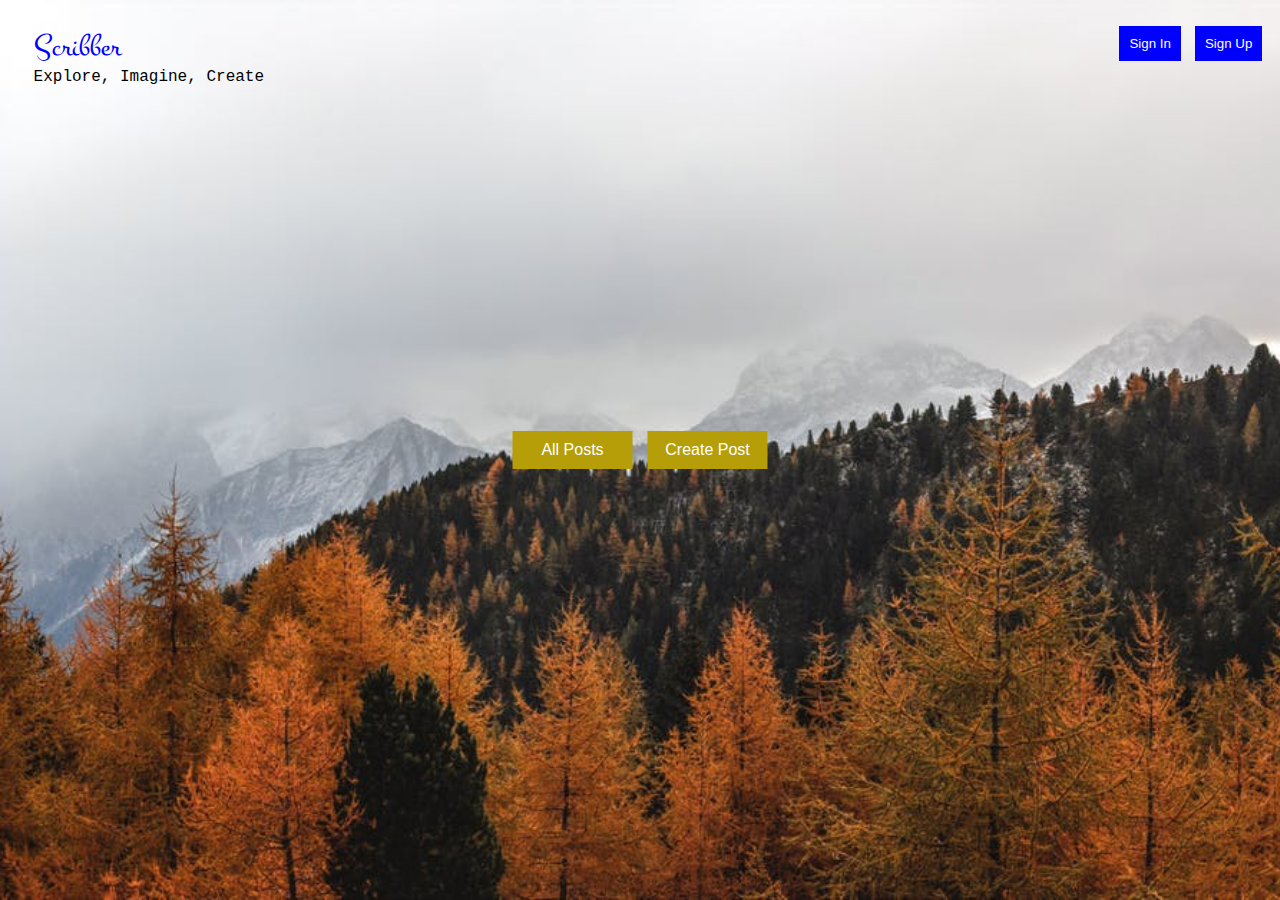
<file: Course+6+Project+Stub+-+Scribbler/index.html>
<!DOCTYPE html>
<html>

<head>
    <!-- TODO: Include Font Awesome file here -->
    <!-- TODO: Include Google Fonts file here -->
    <link rel="stylesheet" href="../Course+6+Project+Stub+-+Scribbler/style/common.css">

    <link rel="preconnect" href="https://fonts.googleapis.com">
    <link rel="preconnect" href="https://fonts.gstatic.com" crossorigin>
    <link href="https://fonts.googleapis.com/css2?family=Montez&display=swap" rel="stylesheet">
    <link href="https://fonts.googleapis.com/css2?family=Montez&family=Ubuntu+Mono&display=swap" rel="stylesheet">
    <script src="../Course+6+Project+Stub+-+Scribbler/script/common.js"></script>

</head>

<body id="bodyId">
    <!-- TODO: Include all your code for the header and home page here -->

    <div id="mainContainer">
        <div class="header">
            <div class="logInBtns">
                <p id="logo">Scribber</p>
                <p id="subhedding">Explore, Imagine, Create</p>
            </div>
            <div class="logo">
                <button class="header-btn" id="signIn" onclick="onClickSignIn()">Sign In</button>
                <button class="header-btn" id="signUp" onclick="onClickSignUp()">Sign Up</button>
            </div>

        </div>
    </div>

    <div class="mainPostContainer"  id="postsVisiblity">
        <div class="container">
            <div class="postBtns">
                <button class="post-btns" id="allPosts" onclick="openAllPosts()">All Posts</button>
                <button class="post-btns" id="createPosts" onclick="moveToCreatePost()">Create Post</button>
            </div>

        </div>
    </div>



    <div class="m1">
        <div class="modalPDiv" id="modalId">

        </div>
    </div>



    <div class="modal1" id="keyWs">
        <div class="modal2">
            <div class="container1">
                <div class="fist">
                    <label class="getStarted">Get Started</label>
                    <span id="cross" onclick="closePopUp()">x</span>
                </div>

                <form>
                    <label class="name">Name</label>
                    <input type="text" placeholder="Enter your name" required />
                    <label class="userName">Username</label>
                    <input type="text" placeholder="Enter your username" required>
                    <label class="name">Password</label>
                    <input type="password" placeholder="Enter your password" required>
                    <label class="confirmPassword">Confirm Password</label>
                    <input type="password" placeholder="Re enter your password" required>
                    <button type="submit" class="submit">Submit</button>
                </form>

            </div>
        </div>

    </div>

    <div class="modalSignIn" id="keyWsSignIn">
        <div class="modal2">
            <div class="container1">
                <div class="fist">
                    <label class="getStarted">Welcome back</label>
                    <span id="cross" onclick="closeSignInPopUp()">x</span>
                </div>

                <form>
                    <label class="userName">Username</label>
                    <input type="text" placeholder="Enter your username" required>
                    <label class="name">Password</label>
                    <input type="password" placeholder="Enter your password" required>
                    <button type="signIn" class="submit">Sign In</button>
                    <div class="notMemberParent">
                        <label id="notAMember">Not a member? <span id="signUpPopUpLink" onclick="openSignUpPopUp()">Sign
                                Up</span></label>
                    </div>

                </form>


            </div>
        </div>

    </div>

</body>

</html>
</file>
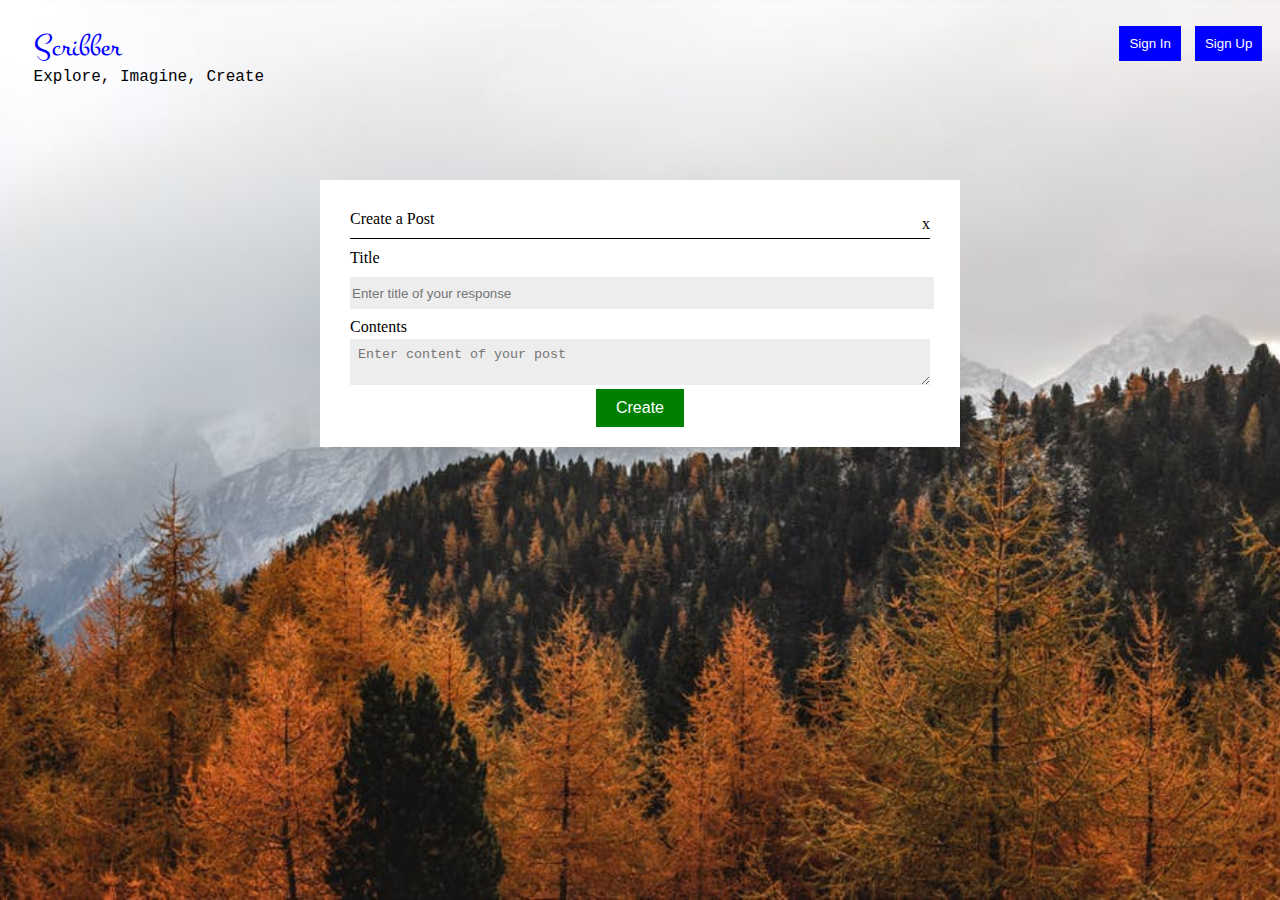
<file: Course+6+Project+Stub+-+Scribbler/html/bloglist.html>
<!DOCTYPE html>
<html lang="en">
<head>
    <meta charset="UTF-8">
    <meta name="viewport" content="width=device-width, initial-scale=1.0">
    <title>Document</title>
    <link rel="stylesheet" type="text/css"   href="../style/common.css">

    <link rel="preconnect" href="https://fonts.googleapis.com">
    <link rel="preconnect" href="https://fonts.gstatic.com" crossorigin>
    <link href="https://fonts.googleapis.com/css2?family=Montez&display=swap" rel="stylesheet">
    <link href="https://fonts.googleapis.com/css2?family=Montez&family=Ubuntu+Mono&display=swap" rel="stylesheet">
    <script src="../script/common.js"></script>
</head>
<body id="block-list-body" background="#FF0000">

    <div id="mainContainer">
        <div class="header">
            <div class="logInBtns">
                <p id="logo">Scribber</p>
                <p id="subhedding">Explore, Imagine, Create</p>
            </div>
            <div class="logo">
                <button class="header-btn" id="signIn" onclick="onClickSignIn()">Sign In</button>
                <button class="header-btn" id="signUp" onclick="onClickSignUp()">Sign Up</button>
            </div>

        </div>
    </div>

    <div class="main-model-create-post">
        <div class="modalCreatePost" id="keyWsCreatePost">
        <div class="modalCretPost">
            <div class="container1">
                <div class="fist">
                    <label class="getStarted">Create a Post</label>
                    <span id="cross" onclick="moveToHome()" >x</span>
                </div>
    
                <form id="create_post_id">
                    <label class="userName">Title</label>
                    <input type="text" placeholder="Enter title of your response" required>
                    <label class="name" id="post-title">Contents</label>
                    <!-- <input type="text" id="post-content" placeholder="Enter content of your post" required>    -->
                    <div>
                        <textarea type="text" id="post-content" placeholder="Enter content of your post" required></textarea>                   
                    </div>
                </form>
                <div class="closePost">
                    <button onclick="moveToHome()" id="closePostBtn">Create</button>
                </div>
                
    
        </div>
    </div>
    
    </div>
    </div>
    
    
</body>
</html>
</file>
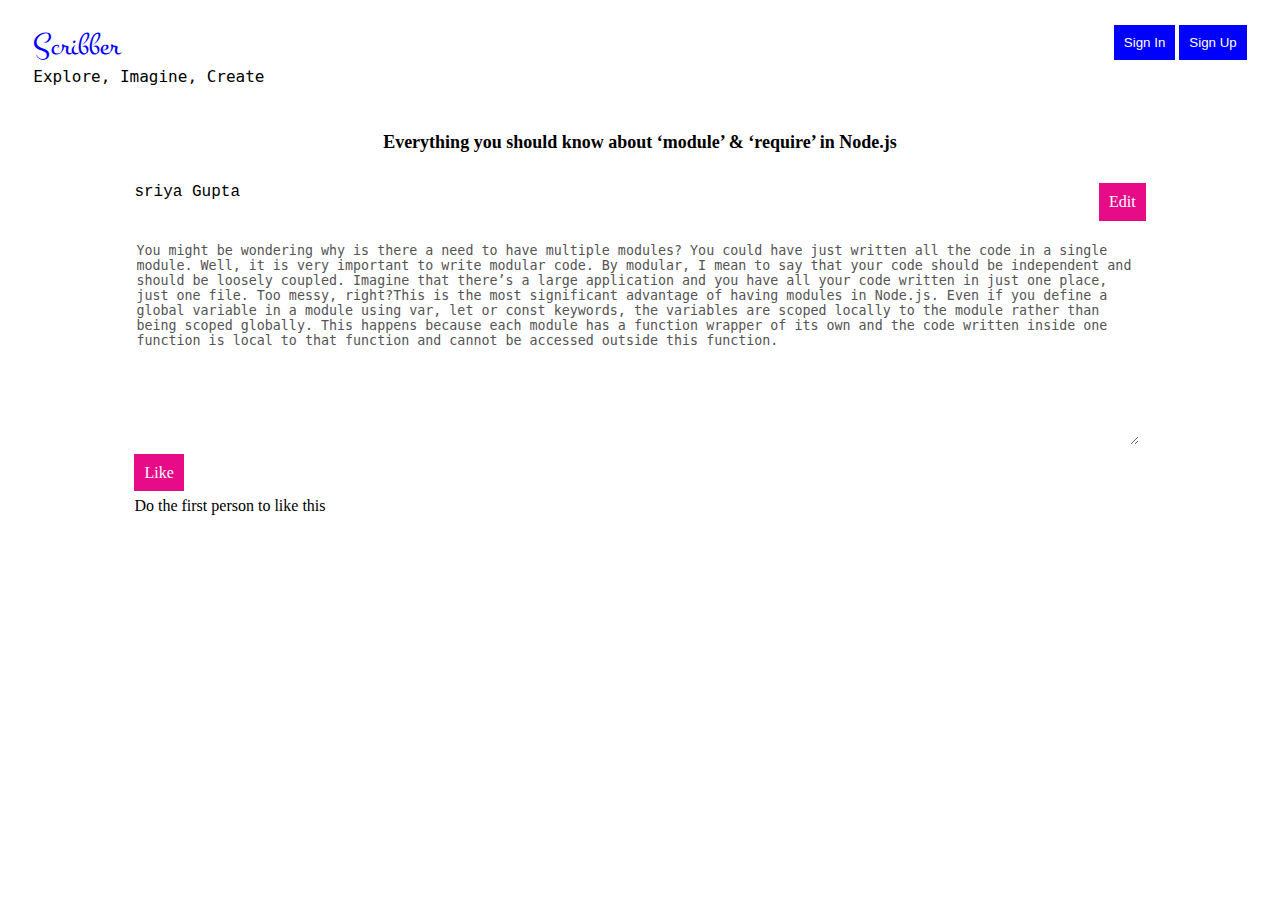
<file: Course+6+Project+Stub+-+Scribbler/html/post.html>
<!DOCTYPE html>
<html lang="en">
<head>
    <meta charset="UTF-8">
    <meta name="viewport" content="width=device-width, initial-scale=1.0">
    <title>Document</title>
    <link rel="stylesheet" href="../style/post.css">

    <link rel="preconnect" href="https://fonts.googleapis.com">
    <link rel="preconnect" href="https://fonts.gstatic.com" crossorigin>
    <link href="https://fonts.googleapis.com/css2?family=Montez&display=swap" rel="stylesheet">
    <link href="https://fonts.googleapis.com/css2?family=Montez&family=Ubuntu+Mono&display=swap" rel="stylesheet">
    <link rel="stylesheet" href="https://cdnjs.cloudflare.com/ajax/libs/font-awesome/6.4.2/css/all.min.css" integrity="sha512-z3gLpd7yknf1YoNbCzqRKc4qyor8gaKU1qmn+CShxbuBusANI9QpRohGBreCFkKxLhei6S9CQXFEbbKuqLg0DA==" crossorigin="anonymous" referrerpolicy="no-referrer" />

    <script src="../script/post.js"></script>
</head>
<body>
    <div id="mainContainer">
        <div class="header">
            <div class="logInBtns">
                <p id="logo">Scribber</p>
                <p id="subhedding">Explore, Imagine, Create</p>
            </div>
            <div class="logo">
                <button class="header-btn" id="signIn" onclick="onClickSignIn()">Sign In</button>
                <button class="header-btn" id="signUp" onclick="onClickSignUp()">Sign Up</button>
            </div>

        </div>
    </div>

    <div class="post-main-container" >
        <div id="post-detail-container">
            <div id="title-div">
                <label id="post-title">Everything you should know about ‘module’ & ‘require’ in Node.js</label>
            </div>
            
            <div id="post-user-edit">
                <label id="userName">sriya Gupta</label>
                <div id="edit-container" onclick="onClickOfEdit()">
                    <label id="edit">Edit  <i class="fa-regular fa-pen-to-square" id="edit-ic"></i></label>
                </div>
            </div>
            <div id="post-detals">
                
                <div id="post-content">
                    <textarea id="content-post" disabled>You might be wondering why is there a need to have multiple modules? You could have just written all the code in a single module. Well, it is very important to write modular code. By modular, I mean to say that your code should be independent and should be loosely coupled. Imagine that there’s a large application and you have all your code written in just one place, just one file. Too messy, right?This is the most significant advantage of having modules in Node.js. Even if you define a global variable in a module using var, let or const keywords, the variables are scoped locally to the module rather than being scoped globally. This happens because each module has a function wrapper of its own and the code written inside one function is local to that function and cannot be accessed outside this function.
                    </textarea>
                </div>
                <div id="post-like" onclick="onClickOfLike()">
                    <div>
                        <label id="post-like-label" ><i class="fa-regular fa-thumbs-up" id="like-ic"></i> Like</label><br>
                        <div id="like-count">Do the first person to like this</div>
                    </div>
                </div>
            </div>
        </div>
    </div>

</body>
</html>
</file>
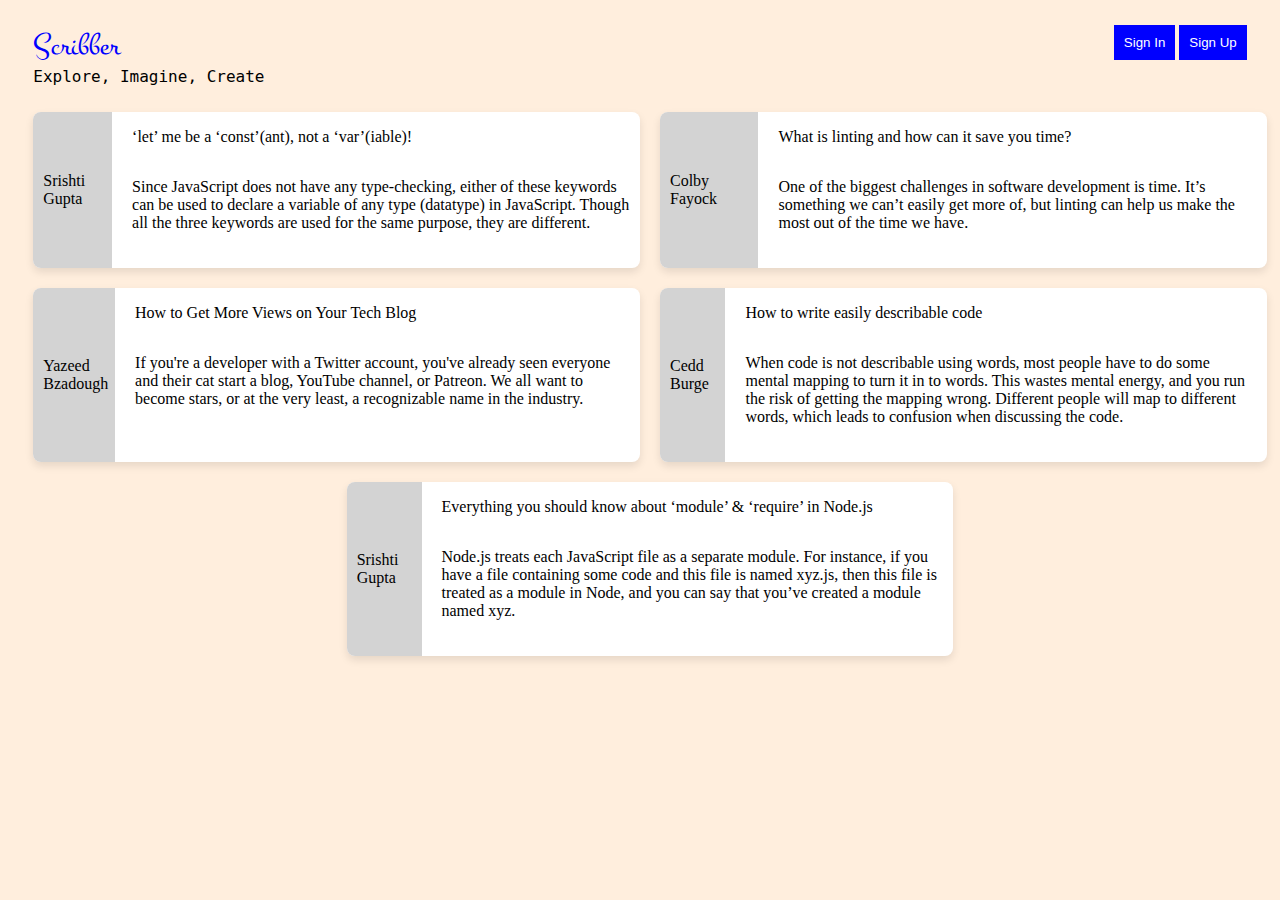
<file: Course+6+Project+Stub+-+Scribbler/html/postslist.html>
<!DOCTYPE html>
<html>

<head>
    <!-- TODO: Include Font Awesome file here -->
    <!-- TODO: Include Google Fonts file here -->
    <link rel="stylesheet" type="text/css"   href="../style/postslist.css">
    <!-- <link rel="stylesheet" href="https://cdnjs.cloudflare.com/ajax/libs/font-awesome/4.7.0/css/font-awesome.min.css"> -->
    <!-- <link rel="stylesheet" href="https://cdnjs.cloudflare.com/ajax/libs/font-awesome/5.15.3/css/all.min.css"> -->
    <link rel="stylesheet" href="https://cdnjs.cloudflare.com/ajax/libs/font-awesome/6.4.2/css/all.min.css" integrity="sha512-z3gLpd7yknf1YoNbCzqRKc4qyor8gaKU1qmn+CShxbuBusANI9QpRohGBreCFkKxLhei6S9CQXFEbbKuqLg0DA==" crossorigin="anonymous" referrerpolicy="no-referrer" />

    <link rel="preconnect" href="https://fonts.googleapis.com">
    <link rel="preconnect" href="https://fonts.gstatic.com" crossorigin>
    <link href="https://fonts.googleapis.com/css2?family=Montez&display=swap" rel="stylesheet">
    <link href="https://fonts.googleapis.com/css2?family=Montez&family=Ubuntu+Mono&display=swap" rel="stylesheet">
    <script src="../script/postslist.js"></script>
</head>

<body>
    <!-- TODO: Include code for header here -->

    <!-- ATTENTION: The HTML code for the list of posts has been given to you. You can feel free to add/delete/modify this code. You need to write the proper CSS and JavaScript code corresponding to this page so that the result looks like the screenshots given to you in the Project Statement. -->

    <!-- list of all posts starts here -->

    <div id="mainContainer">
        <div class="header">
            <div class="logInBtns">
                <p id="logo">Scribber</p>
                <p id="subhedding">Explore, Imagine, Create</p>
            </div>
            <div class="logo">
                <button class="header-btn" id="signIn" onclick="onClickSignIn()">Sign In</button>
                <button class="header-btn" id="signUp" onclick="onClickSignUp()">Sign Up</button>
            </div>

        </div>
    </div>
    <div class="main-container-posts-list" id="cardContainer">

        <!-- post 1 starts here -->
        <div class="card">
            <div class="posted-user-name">
                <p class="post-user-name">Srishti Gupta</p>
            </div>

            <div  class="content">
                <div class="content-delete">
                    <p>‘let’ me be a ‘const’(ant), not a ‘var’(iable)!</p>
                    <span class="trash" onclick="onClickTrash(this)">
                        <!-- TODO: Include Font Awesome icon for delete icon here -->
                        <i class="fa-solid fa-trash-can"></i>
                    </span>
                </div>
                <p id="post-content">Since JavaScript does not have any type-checking, either of these keywords can be used to declare a variable of any type (datatype) in JavaScript. Though all the three keywords are used for the same purpose, they are different.</p>
                <span  class="more-content">
                    <!-- TODO: Include Font Awesome icon for horizontal ellipsis icon here -->
                    <i class="fa-solid fa-ellipsis"  onclick="openPostPage()"></i>
                </span>
            </div>
        </div>
        <!-- post 1 ends here -->

        <!-- post 2 starts here -->
        <div class="card">
            <div class="posted-user-name">
                <p  class="post-user-name">Colby Fayock</p>
            </div>

            <div  class="content">
                <div class="content-delete">
                    <p>What is linting and how can it save you time?</p>
                    <span class="trash" onclick="onClickTrash(this)">
                        <i class="fa-solid fa-trash-can"></i>
                        <!-- TODO: Include Font Awesome icon for delete icon here -->
                    </span>
                </div>
                <p>One of the biggest challenges in software development is time. It’s something we can’t easily get more of, but linting can help us make the most out of the time we have.</p>
                <span class="more-content">
                    <!-- TODO: Include Font Awesome icon for horizontal ellipsis icon here -->
                    <i class="fa-solid fa-ellipsis" onclick="openPostPage()"></i>
                </span>
            </div>
        </div>
        <!-- post 2 ends here -->

        <!-- post 3 starts here -->
        <div class="card">
            <div class="posted-user-name">
                <p class="post-user-name">Yazeed Bzadough</p>
            </div>

            <div class="content">
                <div class="content-delete">
                    <p>How to Get More Views on Your Tech Blog</p>
                    <span class="trash" onclick="onClickTrash(this)">
                        <i class="fa-solid fa-trash-can"></i>
                        <!-- TODO: Include Font Awesome icon for delete icon here -->
                    </span>
                </div>
                <p>If you're a developer with a Twitter account, you've already seen everyone and their cat start a blog, YouTube channel, or Patreon. We all want to become stars, or at the very least, a recognizable name in the industry.</p>
                <span  class="more-content">
                    
                    <!-- TODO: Include Font Awesome icon for horizontal ellipsis icon here -->
                    <i class="fa-solid fa-ellipsis" onclick="openPostPage()"></i>
                </span>
            </div>
        </div>
        <!-- post 3 ends here -->

        <!-- post 4 starts here -->
        <div class="card">
            <div class="posted-user-name">
                <p class="post-user-name">Cedd Burge</p>
            </div>

            <div class="content">
                <div class="content-delete">
                    <p>How to write easily describable code</p>
                    <span class="trash" onclick="onClickTrash(this)">
                        <!-- TODO: Include Font Awesome icon for delete icon here -->
                        <i class="fa-solid fa-trash-can"></i>
                    </span>
                </div>
                <p>When code is not describable using words, most people have to do some mental mapping to turn it in to words. This wastes mental energy, and you run the risk of getting the mapping wrong. Different people will map to different words, which
                    leads to confusion when discussing the code.</p>
                <span  class="more-content">
                    <i class="fa-solid fa-ellipsis"  onclick="openPostPage()"></i>
                    <!-- TODO: Include Font Awesome icon for horizontal ellipsis icon here -->

                </span>
            </div>
        </div>
        <!-- post 4 ends here -->

        <!-- post 5 starts here -->
        <div class="card">
            <div class="posted-user-name">
                <p class="post-user-name">Srishti Gupta</p>
            </div>

            <div class="content">
                <div class="content-delete">
                    <p>Everything you should know about ‘module’ & ‘require’ in Node.js</p>
                    <span class="trash" onclick="onClickTrash(this)">
                        <!-- TODO: Include Font Awesome icon for delete icon here -->
                        <i class="fa-solid fa-trash-can"></i>

                    </span>
                </div>
                <p>Node.js treats each JavaScript file as a separate module. For instance, if you have a file containing some code and this file is named xyz.js, then this file is treated as a module in Node, and you can say that you’ve created a module
                    named xyz.</p>
                <span  class="more-content">
                    <!-- TODO: Include Font Awesome icon for horizontal ellipsis icon here -->
                    <i class="fa-solid fa-ellipsis"  onclick="openPostPage()"></i>
                </span>
            </div>
        </div>
        <!-- post 5 ends here -->

        <!-- TODO: Write code for delete post modal here -->

    </div>
    <!-- list of all posts ends here -->
    <div id="overlay"></div>

    <div id="modal">
        <div class="modal2">
            <div class="container1">
                <p id="deleteText">Are you sure you want to delete this post</p>
                <div id="yes-no">
                    <button class="trash-button" id="yes" onclick="onClickYes()">Yes</button>
                    <button class="trash-button" id="no" onclick="onClickNo()">No</button>
                </div>

            </div>
        </div>

    </div>
</body>

</html>
</file>
<file: Course+6+Project+Stub+-+Scribbler/style/common.css>
.header{
    display: flex;
    flex-direction: row;
    justify-content: space-between;
    margin: 1%;
    padding: 1%;
}

.header-btn{
    border: none;
    background-color: blue;
    padding: 10px;
    color: white;
}

#signUp{
    margin-left: 10px;
}

body{
    width: 100%;
    height: 100%;
    background-image: url(../images/background.jpg);
    background-size: cover; 
    background-repeat: no-repeat;
    background-attachment: fixed;
}

#block-list-body{
    background-color: rgb(155, 154, 154);
}

#logo{
    font-family: 'Montez', cursive; 
    color: blue;
    font-size: xx-large;
    padding: 0;
    margin: 0;
}

#subhedding{
    font-family: 'Ubuntu Mono', monospace;
    color: black;
    font-size: medium;
    padding: 0;
    margin: 0;
}

/* .container{
    height: 100%;
    display: relative;
    top: 50%;
    left: 50%;
    transform: -50% -50%;
    display: flex;
    flex-direction: row;
    justify-content: center;
    align-items: center;
    
} */

.postBtns{
    /* display: relative;
    top: 50%;
    left: 50%;
    transform: -50% -50%;
    align-items: center; */
    display: flex;
    flex-direction: row;
    justify-content: center;
    align-items: center;
   
    
}

#keyWsCreatePost{
    width: 50%;
    height: 60%;
}



.mainPostContainer, .modalCreatePost{
  
    position: absolute;
    top: 50%;
    left: 50%;
    translate: -50% -50%;

}

.modalPDiv{
    display: flex;
    flex-direction: row;
    align-items: center;
    justify-items: center;
    align-self: center;
    
}

/* .modal{
    display: flex;
    flex-direction: row;
    align-items: center;
    justify-content: center;
    
} */

.modalPDiv {
    display: none; /* Hidden by default */
    flex-direction: column;
    align-items: center;
    justify-content: center;
    z-index: 1; /* Sit on top */
    left: 0;
    top: 0;
    width: 30%;
    overflow: auto; /* Enable scroll if needed */
    background-color: rgb(0,0,0); /* Fallback color */
    background-color: rgba(0,0,0,0.1); /* Black w/ opacity */
  }

  .modal{
    display: flex;
    flex-direction: column;
    padding: 20px;
  }

.post-btns{
    border: none;
    background-color: rgb(181, 158, 8);
    padding: 10px;
    font-size: 16px;
    margin: 5px;
    width: 120px;
    color: white;
}

.m1{
    width: 100%;
    height: 100%;
    display: flex;
    flex-direction: row;
    justify-content: center;
    align-items: center;
    
}

#createPosts{
    margin-left: 10px;
}

label{
    padding-top: 10px;
    padding-bottom: 5px;
}

.submit{
    margin-top: 10px;
    padding: 10px;
    width: 100%;
    background-color: green;
    color: white;
}
.modal1{
   
    width: 100%;
    height: 100%;
    display: none;
    flex-direction: row;
    justify-content: center;
    align-content: center;
    z-index: 1;
}

.modalSignIn{
   
    width: 100%;
    height: 100%;
    display: none;
    flex-direction: row;
    justify-content: center;
    align-content: center;
    z-index: 1;
}

.modal2{
    background-color: white;
    width: 30%;
    display: flex;
    flex-direction: column;
    justify-content: center;
    align-content: center;
   
}

.container1{
    background-color: white;
    display: flex;
    padding: 20px 30px;
    flex-direction: column;
    justify-content: center;
    align-content: center;
   
}


.modalCretPost{
    background-color: white;
    width: 100%;
    display: flex;
    flex-direction: column;
    justify-content: center;
    align-content: center;
   
}
input{
    
    width: 100%;
    height: 30px;
    background-color: rgb(237,237,237);
    border: none;
    margin-top: 5px;
    margin-bottom: 10px;
    
}

.fist {
    border-bottom: 1px solid #000;
    padding-bottom: 5px;
    display: flex;
    justify-content: space-between;

  }

  #cross{
    align-self: self-end;
    padding: 10dp;
    cursor: pointer;
  }

  #notAMember{
    align-items: center;
  }

  .notMemberParent{
    display: flex;
    flex-direction: row;
    justify-content: center;
    align-content: center;
    align-items: center;
  }

  #signUpPopUpLink{
    color: blue;
    cursor: pointer;
  }

  .main-model-create-post{
    width: 100%;
    height: 100%;
    background-color: red;
  }

  #post-title{
    margin-top: 30px;
    margin-bottom: 10px;
    position: fixed;
  }

  #post-content{
    width: 100%;
    padding: 8px;
    margin-top: 20px;
    min-height: 30%;
    box-sizing: border-box;
    resize: vertical;
    background-color: rgb(237,237,237);
    border: none;
    outline: none;
  }

  .closePost{
    display: flex;
    flex-direction: row;
    align-items: center;
    justify-content: center;
  }

  #closePostBtn{
    padding: 10px 20px;
    background-color: green;
    color: white;
    cursor: pointer;
    border: none;
    font-size: medium;
  }

  #create_post_id{
    display: flex;
    flex-direction: column;
    justify-content: center;
  }
</file>
<file: Course+6+Project+Stub+-+Scribbler/style/post.css>
.header{
    display: flex;
    flex-direction: row;
    justify-content: space-between;
    margin: 1%;
    padding: 1%;
}

.header-btn{
    border: none;
    background-color: blue;
    padding: 10px;
    color: white;
}
#logo{
    font-family: 'Montez', cursive; 
    color: blue;
    font-size: xx-large;
    padding: 0;
    margin: 0;
}

#subhedding{
    font-family: 'Ubuntu Mono', monospace;
    color: black;
    font-size: medium;
    padding: 0;
    margin: 0;
}

#post-detail-container{
    display: flex;
    flex-direction: column;
    justify-content: center;
    align-items: center;
}

#post-user-edit{
    width: 80%;
    margin: 10px 0px;
    display: flex;
    flex-direction: row;
    justify-content: space-between;
}

#post-detals{
    width: 80%;

}

#post-title{
    color: black;
    font-family: 'Arial Narrow Bold';
    padding: 20px;
}

#post-content{
    width: 100%;
}

#content-post{
    width: 99%;
    height: 200px;
    border: none;
    margin-top: 10px;
    margin-right: 10px;
}

#userName{
    font-size: medium;
    font-family: 'Courier New', Courier, monospace;
}


#edit-container, #post-like-label{
    padding: 10px;
    background-color: rgb(232, 11, 136);
    color: white;
}

#like-count{
    padding-top: 15px;
}

#title-div{
    width: 80%;
    text-align: center;
    padding: 20px 0px;
    font-weight: bold;
    font-size: large;
}

[contenteditable="true"] {
    outline: none; 
}

textarea {
    outline: none; 
    background-color: white;
   /* // resize: none;  */
}

#post-like{
    margin-top: 15px;
}
</file>
<file: Course+6+Project+Stub+-+Scribbler/style/postslist.css>
body{
    background-color: #ffeedd;
}

.header{
    display: flex;
    flex-direction: row;
    justify-content: space-between;
    margin: 1%;
    padding: 1%;
}

.header-btn{
    border: none;
    background-color: blue;
    padding: 10px;
    color: white;
}
#logo{
    font-family: 'Montez', cursive; 
    color: blue;
    font-size: xx-large;
    padding: 0;
    margin: 0;
}

#subhedding{
    font-family: 'Ubuntu Mono', monospace;
    color: black;
    font-size: medium;
    padding: 0;
    margin: 0;
}

.main-container-posts-list{
    display: flexbox;

}

#cardContainer {
    display: flex;
    flex-wrap: wrap; /* Enable wrapping to create new rows */
    justify-content: center; /* Add space between cards */
}

.card {
    width: 48%; 
    background-color: #fff;
    box-sizing: border-box;
    box-shadow: 0 4px 8px rgba(0, 0, 0, 0.1);
    border-radius: 8px;
    margin-left: 20px;
    margin-bottom: 20px;
    padding-right: 10px;
    display: flex;
    flex-direction: row;
}

.card:hover {
    box-shadow: 5px 5px 10px rgba(0, 0, 0, 0.3);
}

.posted-user-name{
    display: flex;
    justify-content: center;
    align-items: center;
    align-items: center;
    width: 200px;
    height: 100%;
    padding-left: 10px;
    border-radius: 8px 0px 0px 8px;
    background-color: lightgrey;
}

.content {
    
    padding-left: 20px;
}

#post-content{
    max-lines: 3;

}
.post-user-name{
    margin: 0px;
}

.content-delete{
    display: flex;
    flex-direction: row;
    justify-content: space-between;
    
}

.more-content{
    padding: 10px;
    display: flex;
    flex-direction: row;
    justify-content: end;
}

.trash{
    padding: 10px;
}

/* #trashModal{
    display: none;
    padding: 30px;
    background-color: white;
    position: absolute;
    top: 30%;
    left: 50%;
    translate: -50% 50%;
} */

#yes-no{
    display: flex;
    flex-direction: row;
    align-items: center;
    justify-content:space-between;
}

.trash-button{
    border: none;
    padding: 10px;
    color: white;
    border-radius: 1%;
}

#yes{
    background-color: rgb(9, 215, 9);
}

#no{
    background-color: rgb(197, 22, 22);
}

#overlay {
    position: fixed;
    top: 0;
    left: 0;
    width: 100%;
    height: 100%;
    background-color: rgba(0, 0, 0, 0.5);
    display: flex;
    align-items: center;
    justify-content: center;
    z-index: 1000;
    visibility: hidden;
}

#modal {
    padding: 30px;
    background-color: white;
    position: absolute;
    top: 30%;
    left: 50%;
    translate: -50% 50%;
    background-color: #fff;
    padding: 20px;
    border-radius: 10px;
    box-shadow: 0 0 10px rgba(0, 0, 0, 0.3);
    z-index: 1001;
    visibility: hidden;
}

#overlay.active, #modal.active {
    visibility: visible;
}

#overlay.hidden, #modal.hidden {
    visibility: hidden;
}
</file>
